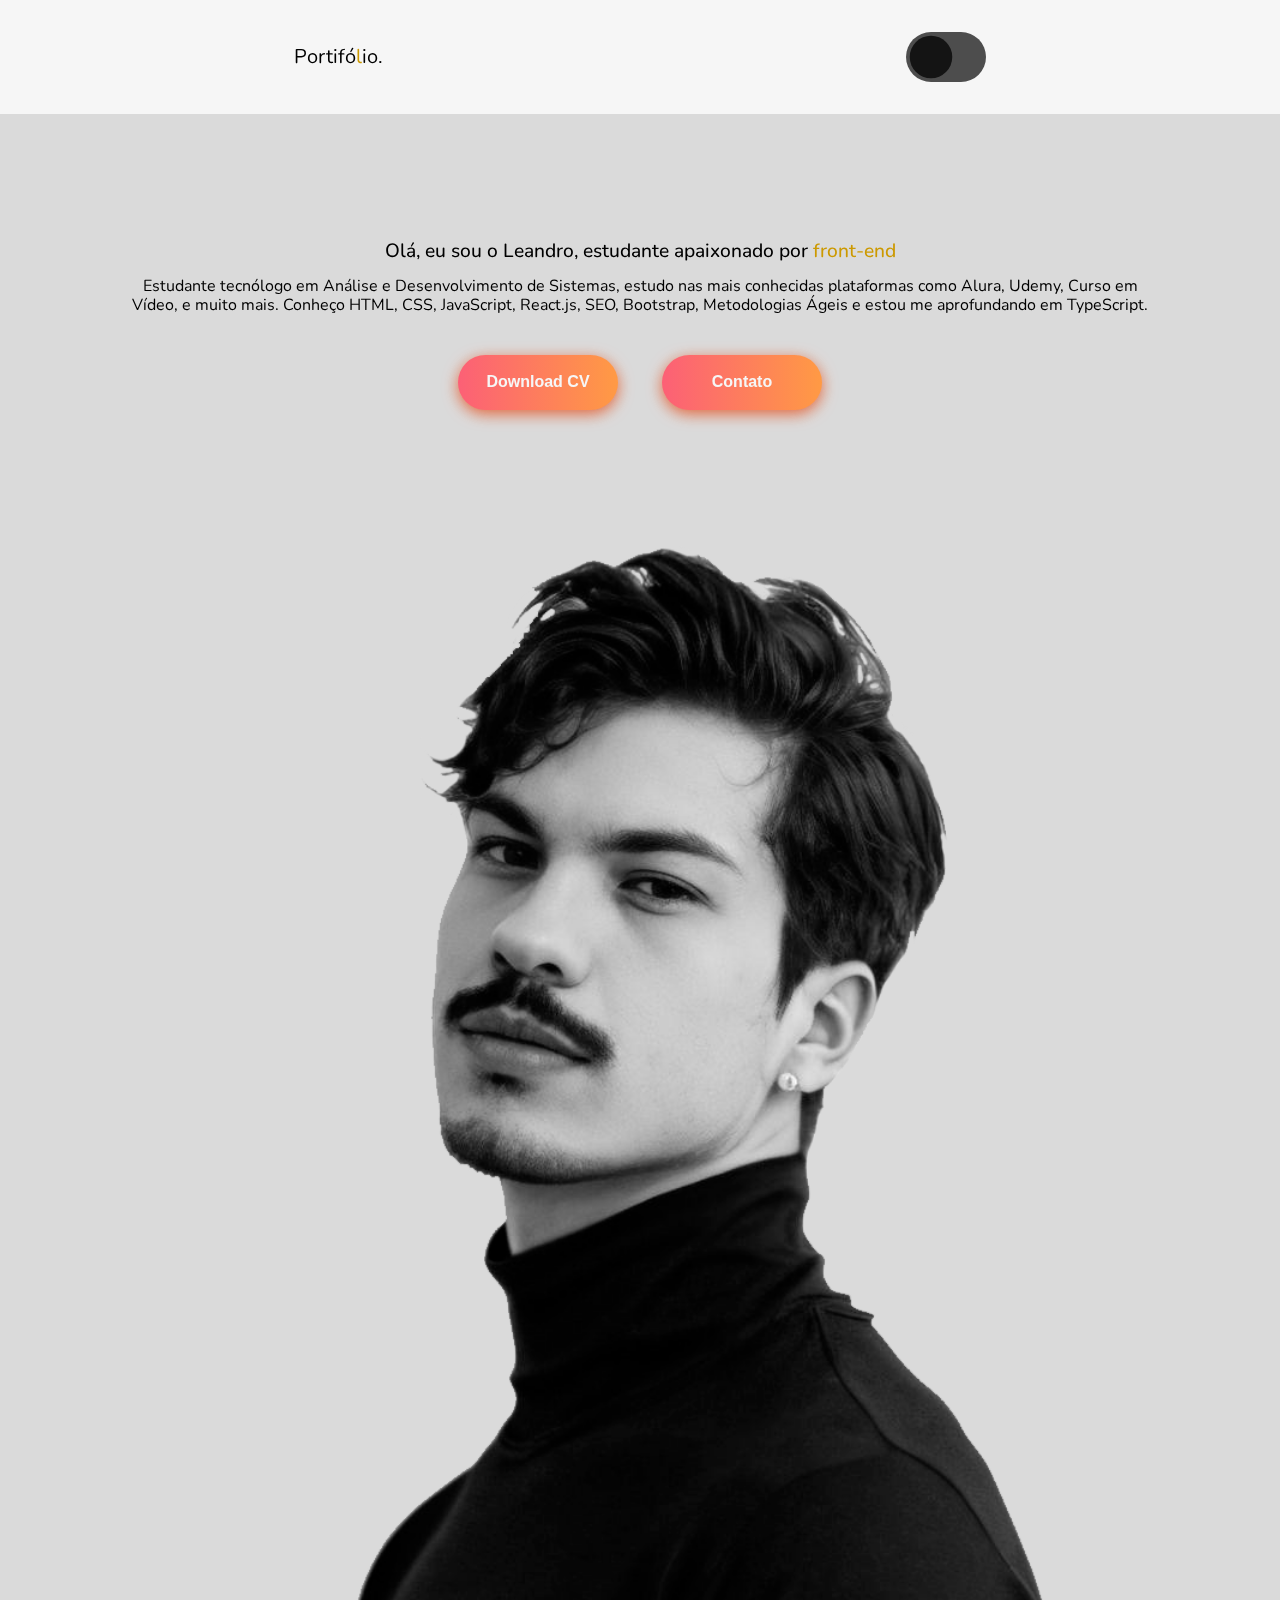
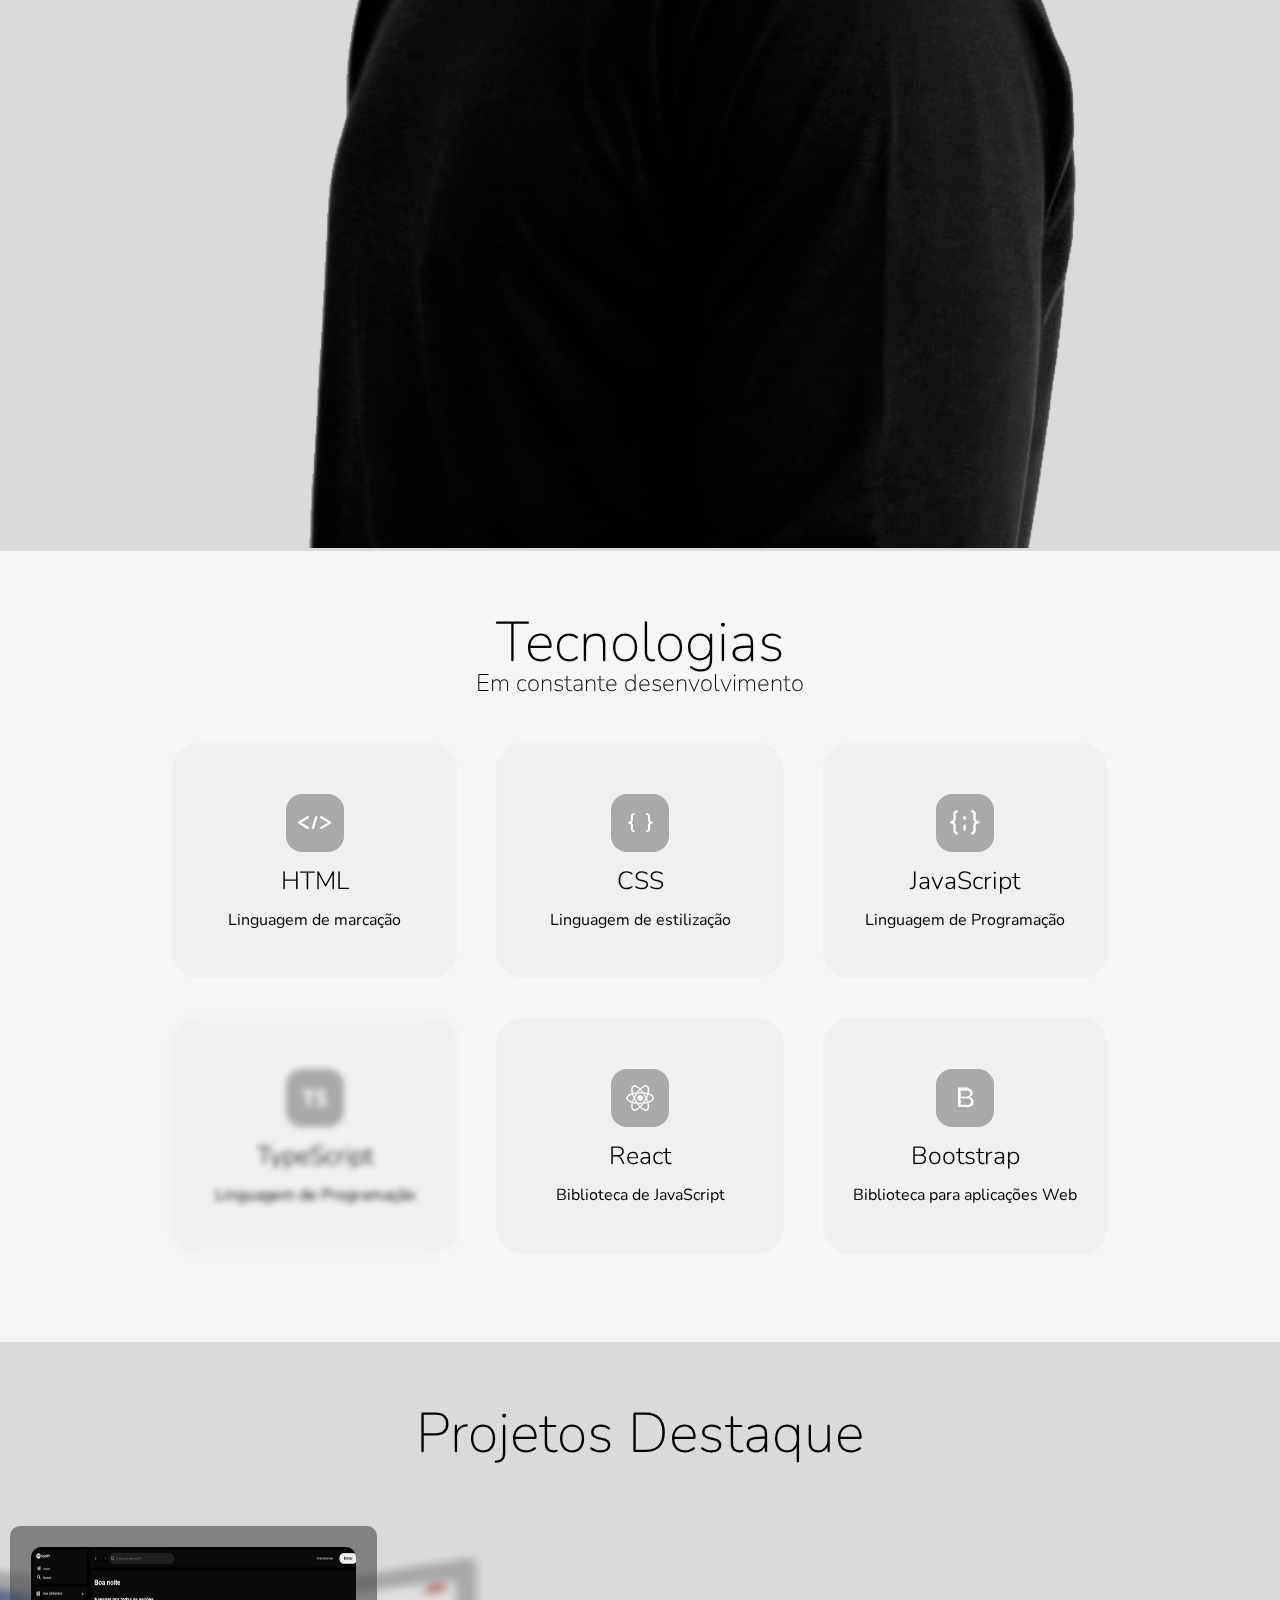
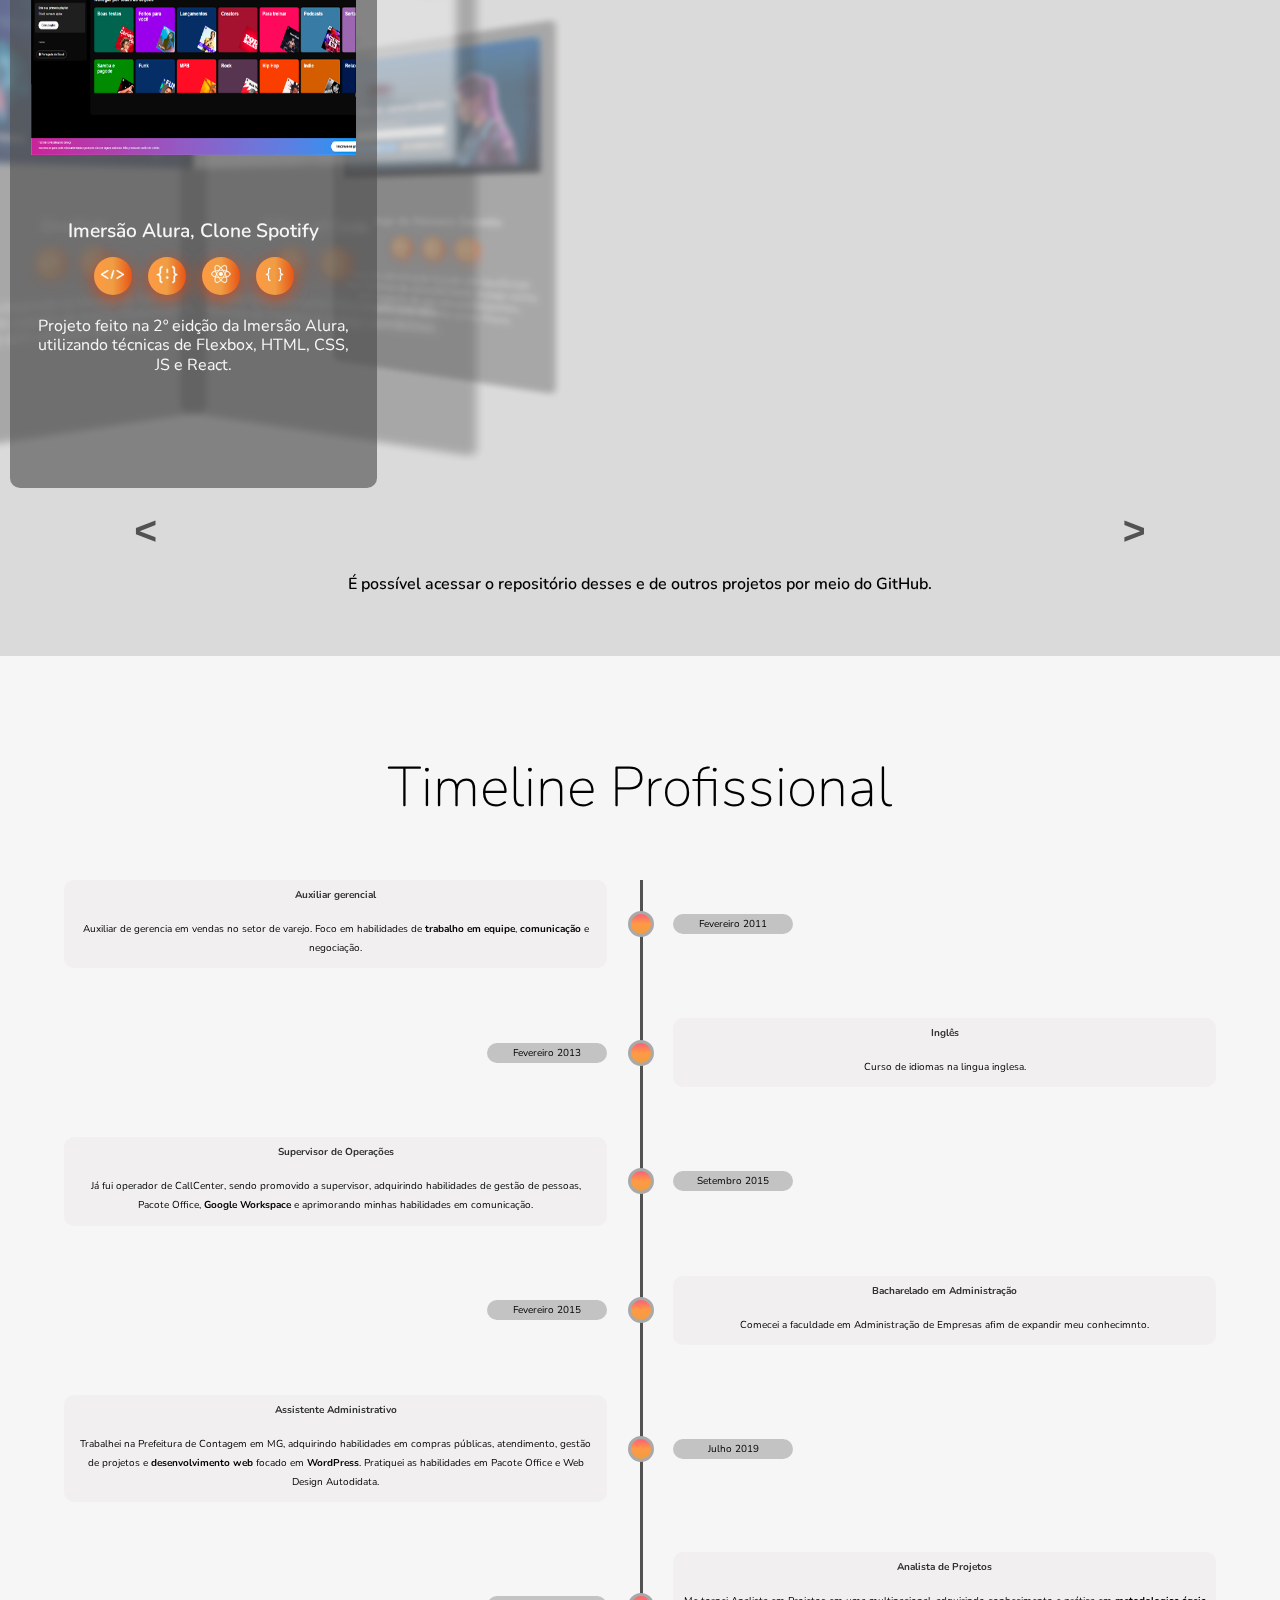
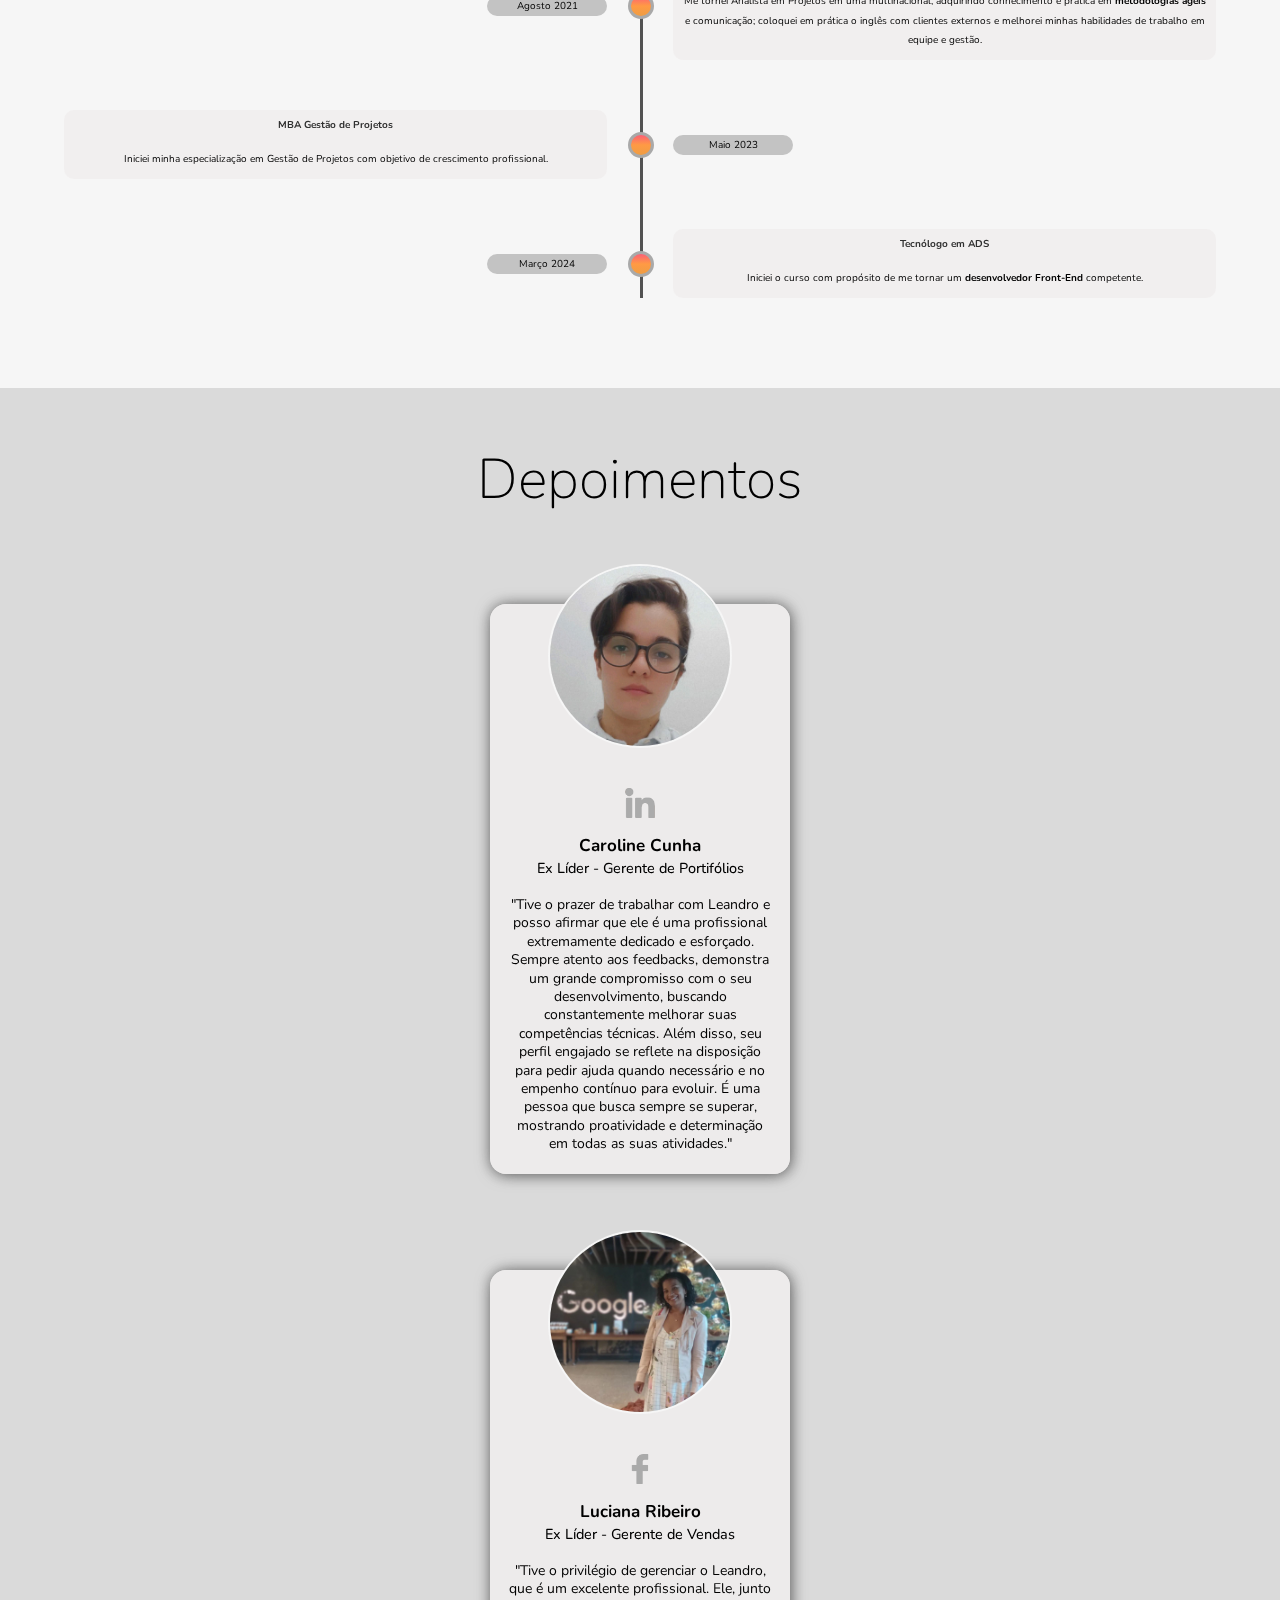
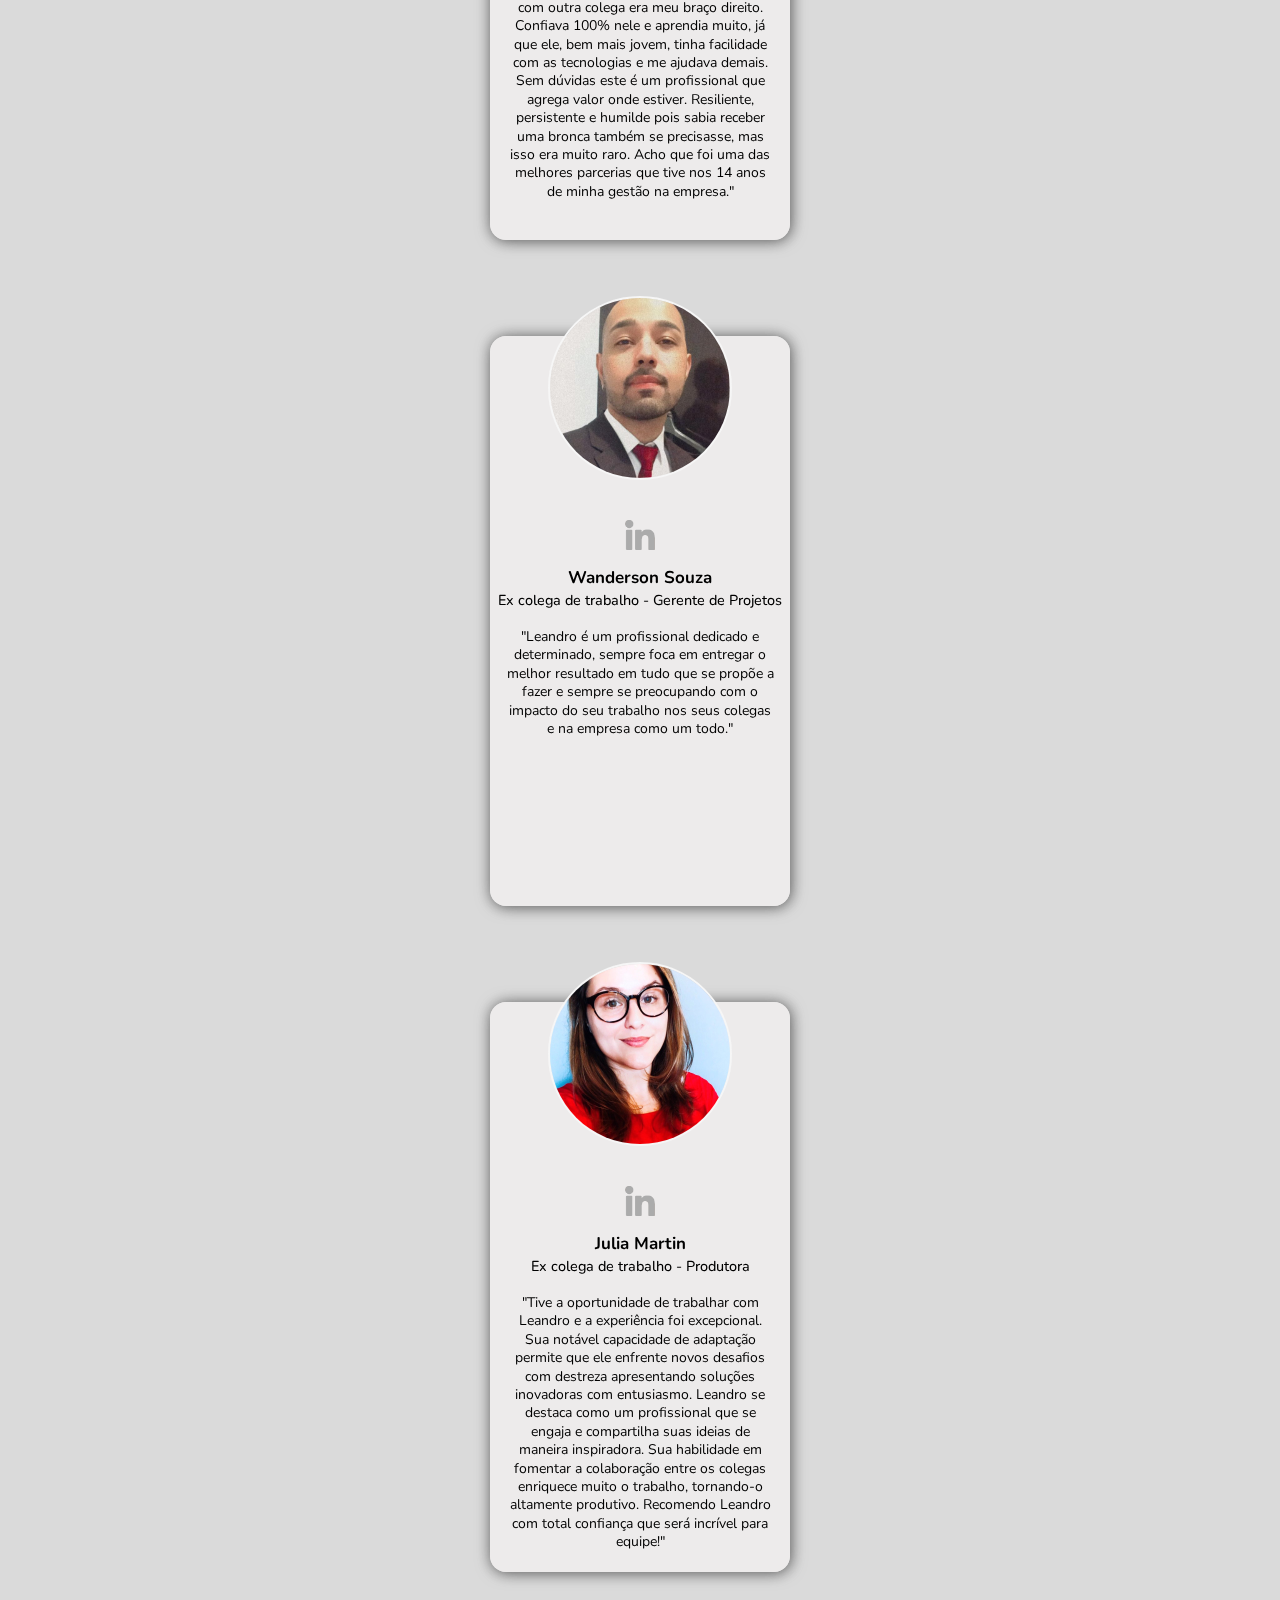
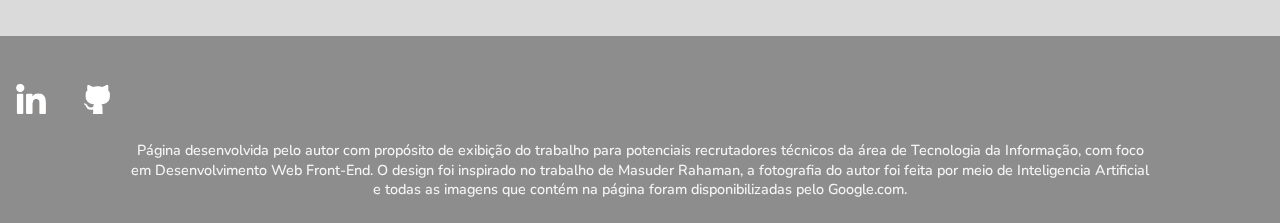
<file: index.html>
<!DOCTYPE html>
<html lang="pt-br">
<head>
    <meta charset="UTF-8">
    <meta name="viewport" content="width=device-width, initial-scale=1.0">
    <meta name="description" content="Página de apresentação do Desenevolvedor Front-End Leandro Silva. Portifólio contendo os principais projetos que demonstram as habilidades adquiridas durante a trajetória profissional">
    <link rel="icon" href="./img/favicon.ico" type="image/x-icon">
    <link rel="preconnect" href="https://fonts.googleapis.com">
    <link rel="preconnect" href="https://fonts.gstatic.com" crossorigin>
    <link href="https://fonts.googleapis.com/css2?family=Nunito:ital,wght@0,200..1000;1,200..1000&display=swap" rel="stylesheet">
    
    <link rel="stylesheet" href="style/reset.css">
    <link rel="stylesheet" href="style/mobile.css">
    <title>LS Portifólio</title>
</head>

<body>
	<header>
        <!-- ID 'tittle' necessário para intteração no JS -->
        <p id="tittle">Portifó<span>l</span>io.</p>
        <!-- ID 'trilho' necessário para interação no JS -->
        <div class="trilho" id="trilho">
            <div class="trilho_indicator"></div>
        </div>
    </header>

	<main>

        <div class="photo">
            <img src="./img/photolight.png" alt="Foto do autor feita por IA e editada por Adobe Photoshop CS 2022">
        </div>

        <div class="main_text">
            <h1>Olá, eu sou o Leandro, estudante apaixonado por <span id="front">front-end</span></h1>
            <p id="text">Estudante tecnólogo em Análise e Desenvolvimento de Sistemas, estudo nas mais conhecidas plataformas como<br> Alura, Udemy, Curso em Vídeo, e muito mais. Conheço HTML, CSS, JavaScript, React.js, SEO, Bootstrap, Metodologias Ágeis <br>e estou me aprofundando em TypeScript.</p>
            <div class="buttons">
                <a href="https://docs.google.com/document/d/141tC79idG_145EdkmeSQvOindqI0ddrP/edit?usp=sharing&ouid=109268920902964495421&rtpof=true&sd=true"><button id="btn">Download CV</button></a>
                <a href="https://wa.me/5531975815887"><button id="btn2">Contato</button></a>
            </div>
        </div>

	</main>

<!-- Seção Conhecimento -->

    <section class="knowledge">

        <div class="knowledge__tittle">
            <h2>Tecnologias</h2>
            <p id="subtittle">Em constante desenvolvimento</p>
        </div>

        <div class="knowledge__cards">
            <div class="cards">
                <div class="simbols">
                    <img src="./img/html.png" alt="HTML">
                </div>
                <h3>HTML</h3>
                <p>Linguagem de marcação</p>
            </div>

            <div class="cards">
                <div class="simbols">
                    <img src="./img/css.png" alt="CSS">
                </div>
                <h3>CSS</h3>
                <p>Linguagem de estilização</p>
                </div>

            <div class="cards">
                <div class="simbols">
                    <img src="./img/JavaScript.png" alt="JavaScript">
                </div>
                <h3>JavaScript</h3>
                <p>Linguagem de Programação</p>
            </div>

            <div class="cards" id="ts">
                <div class="simbols">
                        <img src="./img/typescript.png" alt="TypeScript">
                </div>
                <h3>TypeScript</h3>
                <p>Linguagem de Programação</p>
            </div>

            <div class="cards">
                <div class="simbols">
                    <img src="./img/react.png" alt="React">
                </div>
                <h3>React</h3>
                <p>Biblioteca de JavaScript</p>
            </div>

            <div class="cards">
                <div class="simbols">
                    <img src="./img/bootstrap.png" alt="Bootstrap">
                </div>
                <h3>Bootstrap</h3>
                <p>Biblioteca para aplicações Web</p>
            </div>
        </div>
    </section>

<!-- Seção Projetos -->

    <section class="projects">

        <h2>Projetos Destaque</h2>    

        <div class="slider">

            <div class="item">
                <a href="https://diveclub.vercel.app/" target="_blank"><img src="./img/diveclub.png" alt="Imagem do site feito pelo autor" width="550" class="pages"></a>
                <a href="https://github.com/leandsilva/pessoal_diveclub" target="_blank"><h3>DiveClub</h3></a>
                <div class="technologies_used">
                    <div class="technologies_used_simbols">
                        <abbr title="HTML"><img src="./img/html.png" alt="Símbolo HTML" class="technologies"></abbr>
                    </div>
                    <div class="technologies_used_simbols">
                        <abbr title="CSS"><img src="./img/css.png" alt="Símbolo CSS" class="technologies"></abbr>
                    </div>
                </div>
                <p>Página inspirada no Design de Samuel Scalzo, com suporte do Adobe Photoshop CS e sem utilziação do Figma.</p>
            </div>

            <div class="item">
                <a href="https://alura-imersao-two.vercel.app/" target="_blank"><img src="./img/Projetos/imersão.png" alt="Imagem do site feito pelo autor" width="550" class="pages"></a>
                <a href="https://github.com/leandsilva/Alura_Imersao" target="_blank"><h3>Imersão Alura, Clone Spotify</h3></a>
                <div class="technologies_used">
                    <div class="technologies_used_simbols">
                        <abbr title="HTML"><img src="./img/html.png" alt="Símbolo HTML" class="technologies"></abbr>
                    </div>
                    <div class="technologies_used_simbols">
                        <abbr title="JavaScript"><img src="./img/JavaScript.png" alt="Símbolo JavaScript" class="technologies"></abbr>
                    </div>
                    <div class="technologies_used_simbols">
                        <abbr title="React"><img src="./img/react.png" alt="Símbolo React" class="technologies"></abbr>
                    </div>
                    <div class="technologies_used_simbols">
                        <abbr title="CSS"><img src="./img/css.png" alt="Símbolo CSS" class="technologies"></abbr>
                    </div>
                </div>
                <p>Projeto feito na 2º eidção da Imersão Alura, utilizando técnicas de Flexbox, HTML, CSS, JS e React.</p>
            </div>

            <div class="item">
                <a href="https://alura-7daysofcode-psi.vercel.app/" target="_blank"><img src="./img/7daysofcode.png" alt="Imagem do site feito pelo autor" width="550" class="pages"></a>
                <a href="https://github.com/leandsilva/alura_7daysofcode" target="_blank"><h3>7 Days of Code</h3></a>
                <div class="technologies_used">
                    <div class="technologies_used_simbols">
                        <abbr title="HTML"><img src="./img/html.png" alt="Símbolo HTML" class="technologies"></abbr>
                    </div>
                    <div class="technologies_used_simbols">
                        <abbr title="CSS"><img src="./img/css.png" alt="Símbolo CSS" class="technologies"></abbr>
                    </div>
                </div>
                <p>Projeto feito em curso Alura, utilizando técnicas de Flexbox e código semântico.</p>
            </div>

            <div class="item">
                <a href="https://jogocomvoice.vercel.app/" target="_blank"><img src="./img/numerosecreto2.png" alt="Imagem do site feito pelo autor" width="550" class="pages"></a>
                <a href="https://github.com/leandsilva/alura_jogo-do-numero-secreto-2" target="_blank"><h3>Jogo do Número Secreto</h3></a>
                <div class="technologies_used">
                    <div class="technologies_used_simbols">
                        <abbr title="HTML"><img src="./img/html.png" alt="Símbolo HTML" class="technologies"></abbr>
                    </div>
                    <div class="technologies_used_simbols">
                        <abbr title="JavaScript"><img src="./img/JavaScript.png" alt="Símbolo JavaScript" class="technologies"></abbr>
                    </div>
                    <div class="technologies_used_simbols">
                        <abbr title="CSS"><img src="./img/css.png" alt="Símbolo CSS" class="technologies"></abbr>
                    </div>
                </div>
                <p>Jogo de adivinhação focado em JavaScript com técnicas de acessibilidade: o jogo conta com suporte de voz aos participantes. Projeto feito durante curso Alura.</p>
            </div>

            <div class="item">
                <a href="https://pessoal-form-leagueoflegends.vercel.app/" target="_blank"><img src="./img/formlol.png" alt="Imagem do site feito pelo autor" width="550" class="pages" link="https://pessoal-form-leagueoflegends.vercel.app/"></a>
                <a href="https://github.com/leandsilva/pessoal_form-leagueoflegends" target="_blank"><h3>Form League of Legends</h3></a>
                <div class="technologies_used">
                    <div class="technologies_used_simbols">
                        <abbr title="HTML"><img src="./img/html.png" alt="Símbolo HTML" class="technologies"></abbr>
                    </div>
                    <div class="technologies_used_simbols">
                        <abbr title="CSS"><img src="./img/css.png" alt="Símbolo CSS" class="technologies"></abbr>
                    </div>
                </div>
                <p>Formulário feito com base no Design da artista Iryna, usando Adobe Photoshop CS, sem auxílio do Figma.</p>
            </div>

            <div class="item">
                <a href="https://trybe-kanban-board.vercel.app/" target="_blank"><img src="./img/Projetos/kanban.png" alt="Imagem do site feito pelo autor" width="550" class="pages" link="https://trybe-kanban-board.vercel.app/"></a>
                <a href="https://github.com/leandsilva/Trybe_KanbanBoard" target="_blank"><h3>Dashboard Kanban interativo</h3></a>
                <div class="technologies_used">
                    <div class="technologies_used_simbols">
                        <abbr title="HTML"><img src="./img/html.png" alt="Símbolo HTML" class="technologies"></abbr>
                    </div>
                    <div class="technologies_used_simbols">
                        <abbr title="JavaScript"><img src="./img/JavaScript.png" alt="Símbolo JavaScript" class="technologies"></abbr>
                    </div>
                    <div class="technologies_used_simbols">
                        <abbr title="CSS"><img src="./img/css.png" alt="Símbolo CSS" class="technologies"></abbr>
                    </div>
                </div>
                <p>Dashboard Kanban sugerido pelo site Trybe como projeto intermediário para prática de JavaScript.</p>
            </div>

            <div class="item">
                <a href="https://alura-bootstrap.vercel.app/" target="_blank"><img src="./img/Projetos/meteora.png" alt="Imagem do site feito pelo autor" width="550" class="pages" link="https://alura-bootstrap.vercel.app/"></a>
                <a href="https://github.com/leandsilva/Alura_Bootstrap" target="_blank"><h3>Projeto E-commerce Meteora</h3></a>
                <div class="technologies_used">
                    <div class="technologies_used_simbols">
                        <abbr title="HTML"><img src="./img/html.png" alt="Símbolo HTML" class="technologies"></abbr>
                    </div>
                    <div class="technologies_used_simbols">
                        <abbr title="Bootstrap"><img src="./img/bootstrap.png" alt="Símbolo Bootstrap" class="technologies"></abbr>
                    </div>
                    <div class="technologies_used_simbols">
                        <abbr title="CSS"><img src="./img/css.png" alt="Símbolo CSS" class="technologies"></abbr>
                    </div>
                </div>
                <p>Página de E-commerce feita em Bootstrap.</p>
            </div>
<!-- Projetos futuros
            <div class="item">
                <h3>Projeto futuro</h3>
                <p>Em breve novos projetos estarão aqui, com uso de React, Bootstrap e muito mais!</p>
            </div>
            
            <div class="item">
                <h3>Projeto futuro</h3>
                <p>Em breve novos projetos estarão aqui, com uso de React, Bootstrap e muito mais!</p>
            </div>

            <div class="item">
                <h3>Projeto futuro</h3>
                <p>Em breve novos projetos estarão aqui, com uso de React, Bootstrap e muito mais!</p>
            </div>

            <div class="item">
                <h3>Projeto futuro</h3>
                <p>Em breve novos projetos estarão aqui, com uso de React, Bootstrap e muito mais!</p>
            </div>
 -->
            <button id="next">></button>
            <button id="prev"><</button>

        </div>

        <p id="final_text">É possível acessar o repositório desses e de outros projetos por meio do <a href="https://github.com/leandsilva" id="git">GitHub</a>.</p>

    </section>
    

<!-- Timeline -->

<div class="timeline">
    <h2>Timeline Profissional</h2>
    <div class="board">
        <ul>
            <li>
                <div class="content">
                    <h3>Auxiliar gerencial</h3>
                    <p>Auxiliar de gerencia em vendas no setor de varejo. Foco em habilidades de <strong>trabalho em equipe</strong>, <strong>comunicação</strong> e negociação.</p>
                </div>
                <div class="point"></div>
                <div class="date">
                    <h4>Fevereiro 2011</h4>
                </div>
            </li>
            <li>
                <div class="content">
                    <h3>Inglês</h3>
                    <p>Curso de idiomas na lingua inglesa.</p>
                </div>
                <div class="point"></div>
                <div class="date">
                    <h4>Fevereiro 2013</h4>
                </div>
            </li>
            <li>
                <div class="content">
                    <h3>Supervisor de Operações</h3>
                    <p>Já fui operador de CallCenter, sendo promovido a supervisor, adquirindo habilidades de gestão de pessoas, Pacote Office, <strong>Google Workspace</strong> e aprimorando minhas habilidades em comunicação.</p>
                </div>
                <div class="point"></div>
                <div class="date">
                    <h4>Setembro 2015</h4>
                </div>
            </li>
            <li>
                <div class="content">
                    <h3>Bacharelado em Administração</h3>
                    <p>Comecei a faculdade em Administração de Empresas afim de expandir meu conhecimnto.</p>
                </div>
                <div class="point"></div>
                <div class="date">
                    <h4>Fevereiro 2015</h4>
                </div>
            </li>
            <li>
                <div class="content">
                    <h3>Assistente Administrativo</h3>
                    <p>Trabalhei na Prefeitura de Contagem em MG, adquirindo habilidades em compras públicas, atendimento, gestão de projetos e <strong>desenvolvimento web</strong> focado em <strong>WordPress</strong>. Pratiquei as habilidades em Pacote Office e Web Design Autodidata.</p>
                </div>
                <div class="point"></div>
                <div class="date">
                    <h4>Julho 2019</h4>
                </div>
            </li>
            <li>
                <div class="content">
                    <h3>Analista de Projetos</h3>
                    <p>Me tornei Analista em Projetos em uma multinacional, adquirindo conhecimento e prática em <strong>metodologias ágeis</strong> e comunicação; coloquei em prática o inglês com clientes externos e melhorei minhas habilidades de trabalho em equipe e gestão.</p>
                </div>
                <div class="point"></div>
                <div class="date">
                    <h4>Agosto 2021</h4>
                </div>
            </li>
            <li>
                <div class="content">
                    <h3>MBA Gestão de Projetos</h3>
                    <p>Iniciei minha especialização em Gestão de Projetos com objetivo de crescimento profissional.</p>
                </div>
                <div class="point"></div>
                <div class="date">
                    <h4>Maio 2023</h4>
                </div>
            </li>
            <li>
                <div class="content">
                    <h3>Tecnólogo em ADS</h3>
                    <p>Iniciei o curso com propósito de me tornar um <strong>desenvolvedor Front-End</strong> competente.</p>
                </div>
                <div class="point"></div>
                <div class="date">
                    <h4>Março 2024</h4>
                </div>
            </li>
        </ul>
    </div>
</div>

<!-- Seção Depoimentos -->

    <section class="depoiments">

        <h2>Depoimentos</h2>

        <div class="depoiments_cards">

            <div class="depoiments_cards_unitary">
                <img src="./img/carolinecunha.jpg" alt="Avatar" class="avatar">
                <a href="https://www.linkedin.com/in/carolinecunha95/" target="_blank"><img src="./img/linkedincolorido.png" alt="Ícone do Linkedin" class="redes"></a>
                <h3>Caroline Cunha</h3>
                <h4>Ex Líder - Gerente de Portifólios</h4>
                <p>"Tive o prazer de trabalhar com Leandro e posso afirmar que ele é uma profissional extremamente dedicado e esforçado. Sempre atento aos feedbacks, demonstra um grande compromisso com o seu desenvolvimento, buscando constantemente melhorar suas competências técnicas. Além disso, seu perfil engajado se reflete na disposição para pedir ajuda quando necessário e no empenho contínuo para evoluir. É uma pessoa que busca sempre se superar, mostrando proatividade e determinação em todas as suas atividades."</p>
            </div>

            <div class="depoiments_cards_unitary" id="second">
                <img src="./img/lucianaribeiro.jpg" alt="Avatar" class="avatar">
                <a href="https://www.facebook.com/profile.php?id=100002356434123" target="_blank"><img src="./img/facebook.png" alt="Ícone do Linkedin" class="redes"></a>
                <h3>Luciana Ribeiro</h3>
                <h4>Ex Líder - Gerente de Vendas</h4>
                <p>"Tive o privilégio de gerenciar o Leandro, que é um excelente profissional. Ele, junto com outra colega era meu braço direito. Confiava 100% nele e aprendia muito, já que ele, bem mais jovem, tinha facilidade com as tecnologias e me ajudava demais. Sem dúvidas este é um profissional que agrega valor onde estiver.  Resiliente, persistente e humilde pois sabia receber uma bronca também se precisasse, mas isso era muito raro. Acho que foi uma das melhores parcerias que tive nos 14 anos de minha gestão na empresa."</p>
            </div>

            <div class="depoiments_cards_unitary">
                <img src="./img/wandersonsouza.jpg" alt="Avatar" class="avatar">
                <a href="https://www.linkedin.com/in/wanderson17/" target="_blank"><img src="./img/linkedincolorido.png" alt="Ícone do Linkedin" class="redes"></a>
                <h3>Wanderson Souza</h3>
                <h4>Ex colega de trabalho - Gerente de Projetos</h4>
                <p>"Leandro é um profissional dedicado e determinado, sempre foca em entregar o melhor resultado em tudo que se propõe a fazer e sempre se preocupando com o impacto do seu trabalho nos seus colegas e na empresa como um todo."</p>
            </div>

            <div class="depoiments_cards_unitary" id="fourth">
                <img src="./img/juliamartin.jpg" alt="Avatar" class="avatar">
                <a href="https://www.linkedin.com/in/pmjuliamartin/" target="_blank"><img src="./img/linkedincolorido.png" alt="Ícone do Linkedin" class="redes"></a>
                <h3>Julia Martin</h3>
                <h4>Ex colega de trabalho - Produtora</h4>
                <p>"Tive a oportunidade de trabalhar com Leandro e a experiência foi excepcional. Sua notável capacidade de adaptação permite que ele enfrente novos desafios com destreza apresentando soluções inovadoras com entusiasmo. Leandro se destaca como um profissional que se engaja e compartilha suas ideias de maneira inspiradora. Sua habilidade em fomentar a colaboração entre os colegas enriquece muito o trabalho, tornando-o altamente produtivo. Recomendo Leandro com total confiança que será incrível para equipe!"</p>
            </div>

        </div>

    </section>

    <script src="main.js"></script>

</body>

<footer>

    <a href="https://www.linkedin.com/in/leandrosilvadev/" target="_blank"><img src="./img/linkedin.png" alt="Logo do Linkedin"></a>
    <a href="https://github.com/leandsilva?tab=repositories" target="_blank"><img src="./img/git.png" alt="Logo do GitHub"></a>

    <p>Página desenvolvida pelo autor com propósito de exibição do trabalho para potenciais recrutadores técnicos da área de Tecnologia da Informação, com foco em Desenvolvimento Web Front-End. O design foi inspirado no trabalho de Masuder Rahaman, a fotografia do autor foi feita por meio de Inteligencia Artificial e todas as imagens que contém na página foram disponibilizadas pelo Google.com.</p>

</footer> 

</html>
</file>
<file: style/mobile.css>
@import url(../style/header.css);
@import url(../style/main.css);
@import url(../style/knowledge.css);
@import url(../style/projects.css);
@import url(../style/timeline.css);
@import url(../style/depoiments.css);
@import url(../style/footer.css);

:root {
    --fonte-principal: "Nunito", sans-serif;
    --cor-principal: #303030;
    --primeira-cor: #f6f6f6;
    --segunda-cor: #4d4d4d;
    --terceira-cor: #141414;
    --quarta-cor: #c3c3c3;
    --quinta-cor: #70707033;
    --sexta-cor: #d1d5db4d;
    --setima-cor: #cc9900;
    --oitava-cor: #f0eeeee0;
    --nona-cor: #a9a9a9;
    --decima-cor: #4d4d4d9f;
    --decima-primeira-cor: #83838300;
    --decima-segunda-cor: #525252;
    --decima-terceira-cor: #ff9a44;
    --decima-quarta-cor: #6b8dd6;
}

html {
    scroll-behavior: smooth;
}

body {
	font-family: var(--fonte-principal);
    background-color: var(--primeira-cor);
    transition: 0.5s;
}

body.dark {
    background-color: var(--cor-principal);
}

body.dark h1,
body.dark h2 {
    color: var(--primeira-cor);
}



@media screen and (max-width: 650px) {
    .timeline {
        font-size: 14px;
    }
    
    .point {
        min-width: 12px;
        height: 12px;
    }
}



@media screen and (max-width: 800px) {
    .point {
        display: block;
        min-width: 15px;
        height: 15px;
        position: relative;
        left: 1px;
    }

    .timeline {
        font-size: 15px;
    }
}



@media screen and (min-width: 1920px) {

    header {
        display: flex;
        align-items: center;
        margin: 2rem;
    }    
    
    /* Main */
    
    main {
        display: flex;
        flex-direction: row;
        align-items: center;
        justify-content: space-around;
        height: 100vh;
        padding: unset;
    }
    
    .photo {
        width: 32rem;
        height: 45rem;
        padding-left: 5rem;
        position: relative;
        top: -40px;
    }
    
    main h1 {
        font-size: 1.5rem;
    }
    
    #text {
        display: block;
        line-height: 1.5rem;
    }

    br {
        display: unset;
    }
    
    /* Knowledge */
    
    .knowledge h2 {
        font-size: 4.5rem;
    }

    #subtittle {
        font-size: 1.8rem;
    }
    
    .knowledge__cards {
        justify-content: space-around;
        gap: 2rem;
        flex-wrap: wrap;
        margin: 2rem 15rem;
    }
    
    .cards {
        width: 300px;
        height: 250px;
        gap: 0.8rem;
    }
    
    /* Seção Projects */
    
    .projects {
        margin-top: 5rem;
    }
    
    /* Seção Projects - Slider */
    
    .slider {
        margin-top: 6rem;
        height: 700px;
    }
    
    .item {
        width: 600px;
        left: calc(50% - 300px);
    }
    
    .pages {
        height: 60%;
        border-radius: 5px;
        padding-bottom: 1rem;
    }
    
    #next, #prev{
        top: 40%;
        left: 400px;
    }
    
    #next{
        left: unset;
        right: 400px;
    }
    
    #final_text {
        position: relative;
        top: -50px;
    }
    
    #git:hover {
        font-size: larger;
        transition: 0.5s;
    }

    /* Timeline */

    .timeline {
        font-size: unset;
    }

    .timeline p {
        padding: unset;
    }

    .point {
        position: relative;
        left: 1px;
    }

    /* Depoiments */
      
    .depoiments_cards {
        display: flex;
        flex-direction: row;
        justify-content: center;
        margin: 3rem 0 4rem 0;
    }

    .depoiments_cards h4 {
        font-size: smaller;
    }

    .depoiments_cards p {
        line-height: 1.15rem;
    }
    
    #second, #fourth {
        position: relative;
        top: 40px;
    }
    
    /* Footer */
    
    footer {
        height: 200px;
    }
    
    footer p {
        width: 50%;
    }
}
</file>
